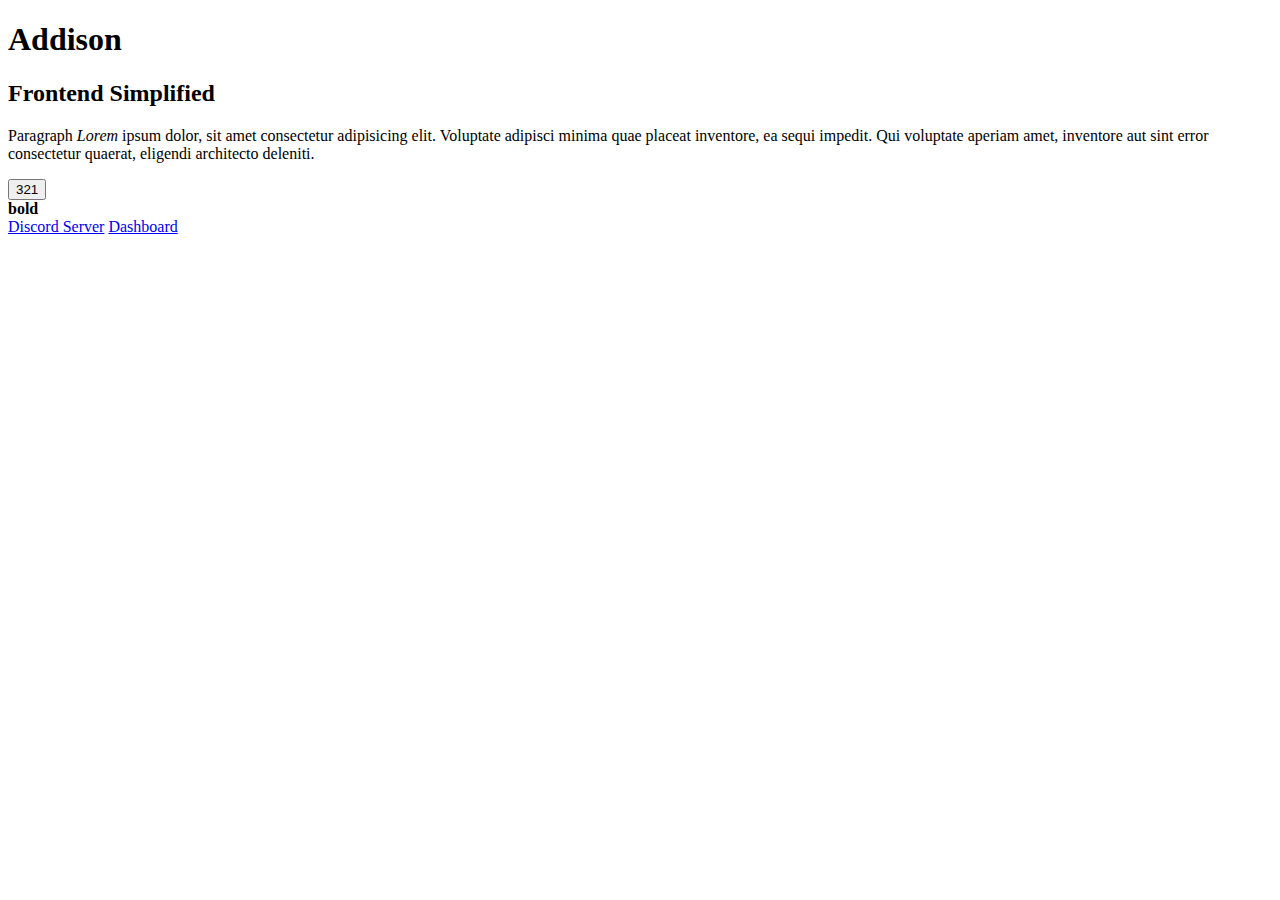
<file: HTML Crash Course/index.html>
<!DOCTYPE html>
<html lang="en">

<head>
    <meta charset="UTF-8">
    <meta http-equiv="X-UA-Compatible" content="IE=edge">
    <meta name="viewport" content="width=device-width, initial-scale=1.0">
    <title>Document</title>
</head>

<body>
    <h1>Addison</h1>
    <h2>Frontend Simplified</h2>
    <p>Paragraph <i>Lorem</i> ipsum dolor, sit amet consectetur adipisicing elit. Voluptate adipisci minima quae placeat
        inventore, ea sequi impedit. Qui voluptate aperiam amet, inventore aut sint error consectetur quaerat, eligendi
        architecto deleniti.</p>
    <button>321</button>
    <div>
        <b>bold</b>
    </div>
    <a href="https://discord.gg/frontend" target="_blank">Discord Server</a>

    <a href="/HTML Crash Course/dashboard.html" target="_blank">Dashboard</a>
</body>

</html>
</file>
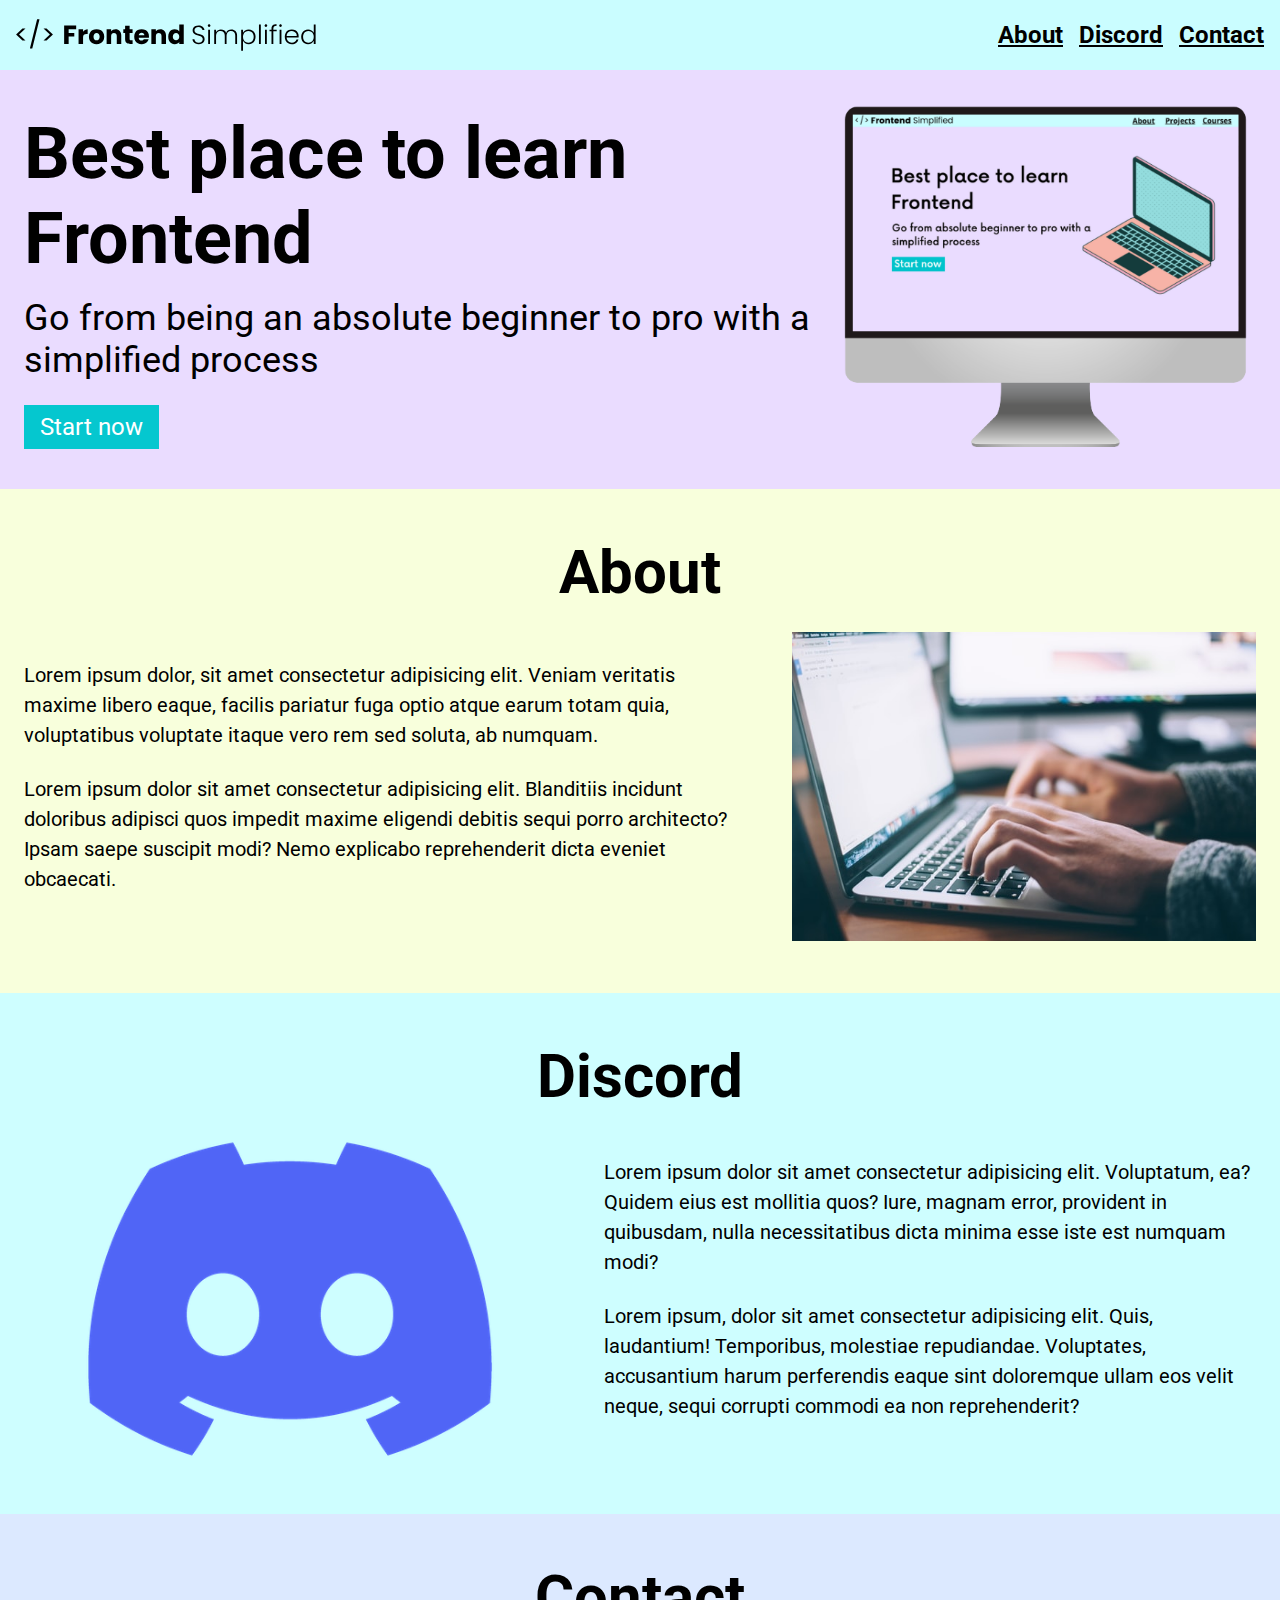
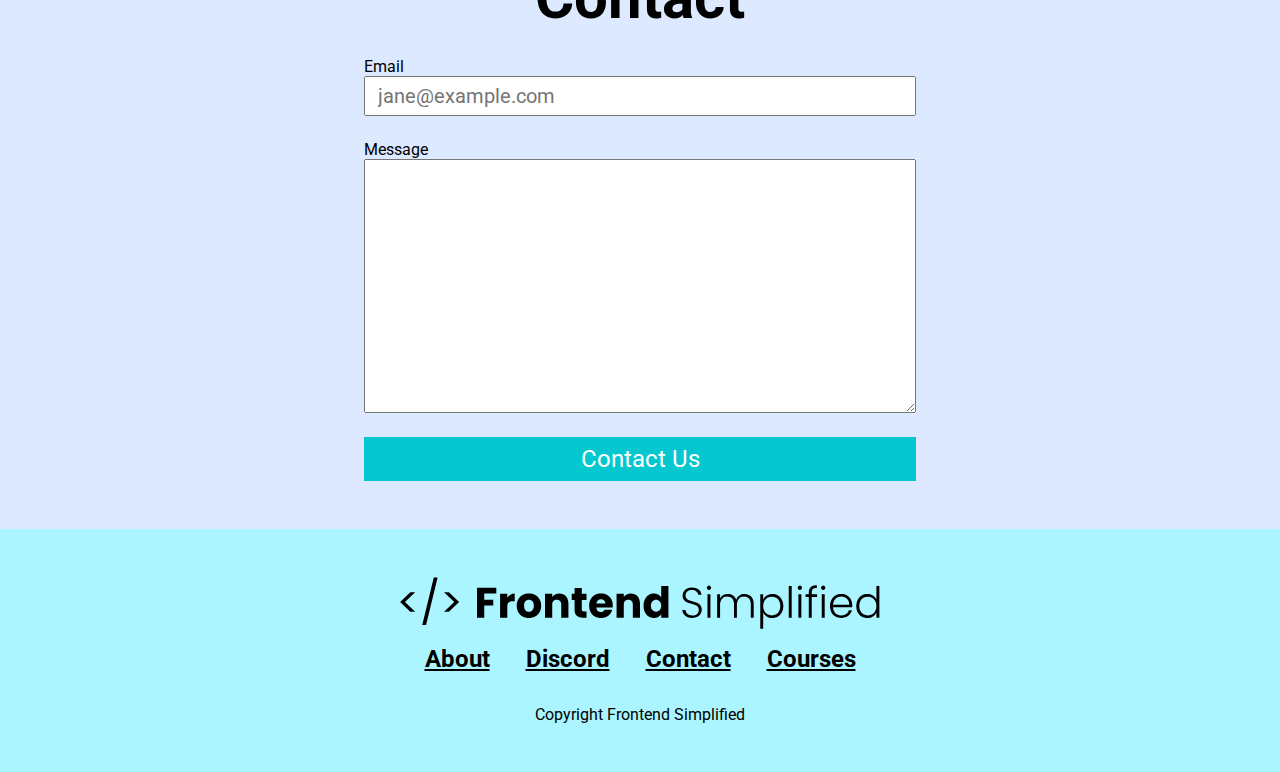
<file: HTML Tutorial/index.html>
<!DOCTYPE html>
<html lang="en">

<head>
    <meta charset="UTF-8">
    <meta http-equiv="X-UA-Compatible" content="IE=edge">
    <meta name="viewport" content="width=device-width, initial-scale=1.0">
    <title>Document</title>
    <link rel="stylesheet" href="style.css">
</head>

<body>
    <section>
        <nav>
            <img src="./HTML Practise Assets/FES.svg" class="logo" alt="">
            <ul>
                <li><a href="#about">About</a></li>
                <li><a href="#discord">Discord</a></li>
                <li><a href="#contact">Contact</a></li>
            </ul>
        </nav>
        <header>
            <div class="row">
                <div class="home__description">
                    <h1>Best place to learn Frontend</h1>
                    <p class="subheader">Go from being an absolute beginner to pro with a simplified process</p>
                    <button class="home__description--button">Start now</button>
                </div>
                <figure>
                    <img src="./HTML Practise Assets/laptop.png" alt="home page image">
                </figure>
            </div>
        </header>
    </section>

    <main>
        <section id="about">
            <h2>About</h2>
            <div class="row">
                <div class="section__description">
                    <div class="section__description--wrapper">
                        <p class="section__description--para">Lorem ipsum dolor, sit amet consectetur adipisicing elit.
                            Veniam veritatis maxime libero eaque,
                            facilis pariatur fuga optio atque earum totam quia, voluptatibus voluptate itaque vero rem
                            sed
                            soluta, ab numquam.
                        </p>
                        <p class="section__description--para">Lorem ipsum dolor sit amet consectetur adipisicing elit.
                            Blanditiis incidunt doloribus adipisci
                            quos
                            impedit maxime eligendi debitis sequi porro architecto? Ipsam saepe suscipit modi? Nemo
                            explicabo
                            reprehenderit dicta eveniet obcaecati.
                        </p>
                    </div>
                    <figure class="about__img--wrapper">
                        <img src="./HTML Practise Assets/about.jpg" alt="">
                    </figure>
                </div>
            </div>
        </section>

        <section id="discord">
            <h2>Discord</h2>
            <div class="row">
            <div class="section__description">
                <figure>
                    <img src="./HTML Practise Assets/discord.png" alt="discord icon">
                </figure>
                <div class="section__description--wrapper">
                    <p class="section__description--para">
                        Lorem ipsum dolor sit amet consectetur adipisicing elit. Voluptatum, ea? Quidem eius est
                        mollitia
                        quos? Iure, magnam error, provident in quibusdam, nulla necessitatibus dicta minima esse iste
                        est
                        numquam modi?
                    </p>
                    <p class="section__description--para">
                        Lorem ipsum, dolor sit amet consectetur adipisicing elit. Quis, laudantium! Temporibus,
                        molestiae
                        repudiandae. Voluptates, accusantium harum perferendis eaque sint doloremque ullam eos velit
                        neque,
                        sequi corrupti commodi ea non reprehenderit?
                    </p>
                </div>
            </div>
        </div>
        </section>

        <section id="contact">
            <h2>Contact</h2>
            <form action="">
                <span>Email</span>
                <input type="email" placeholder="jane@example.com">
                <span>Message</span>
                <textarea name="" id="" cols="30" rows="10"></textarea>
                <button>Contact Us</button>
            </form>
        </section>
    </main>

    <footer>
        <img class="footer__logo" src="./HTML Practise Assets/FES.svg" alt="">
        <div class="footer__links">
            <a class="footer__link" href="#about">About</a>
            <a class="footer__link" href="#discord">Discord</a>
            <a class="footer__link" href="#contact">Contact</a>
            <a class="footer__link" href="#courses">Courses</a>
        </div>
        <p>Copyright Frontend Simplified</p>
    </footer>

</body>

</html>
</file>
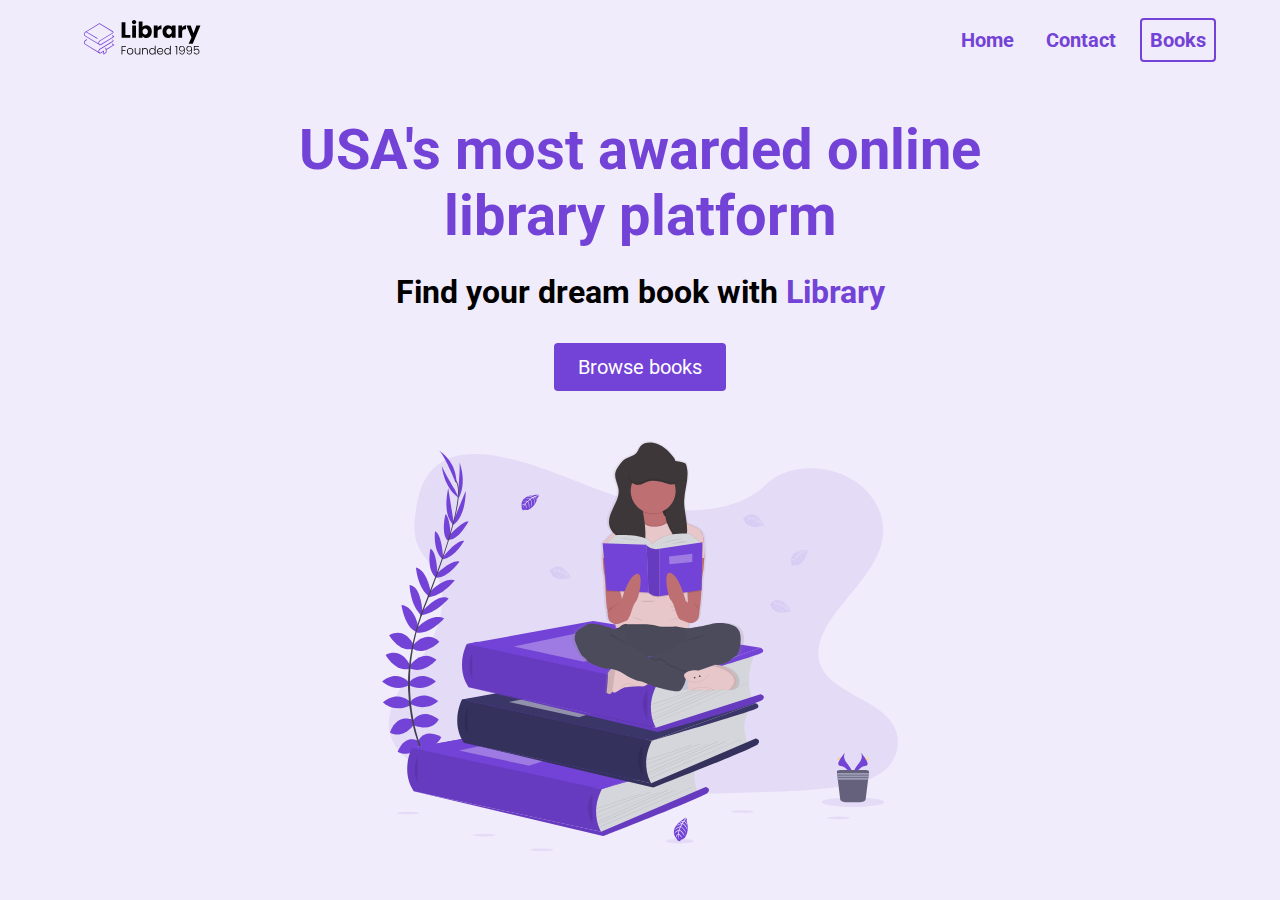
<file: E-Portfolio/e-commerce/index.html>
<!DOCTYPE html>
<html lang="en">

<head>
    <meta charset="UTF-8">
    <meta http-equiv="X-UA-Compatible" content="IE=edge">
    <meta name="viewport" content="width=device-width, initial-scale=1.0">
    <title>Library</title>
    <link rel="stylesheet" href="styles.css">
</head>

<body>
    <section id="landing">
        <nav>
            <div class="nav__container">
                <img class="logo" src="./assets/Library.svg" alt="">
                <ul class="nav__links">
                    <li><a href="#" class="nav__link">Home</a></li>
                    <li><a href="#" class="nav__link">Contact</a></li>
                    <li><a href="#" class="nav__link nav__link--primary">Books</a></li>
                </ul>
            </div>
        </nav>
        <header>
            <div class="header__container">
                <div class="header__description">
                    <h1>USA's most awarded online library platform</h1>
                    <h2>Find your dream book with <span class="purple">Library</span></h2>
                    <button class="btn">Browse books</button>
                </div>
                <figure class="header__img--wrapper">
                    <img src="./assets/Undraw_Books.svg" alt="">
                </figure>
            </div>
        </header>
    </section>
</body>

</html>
</file>
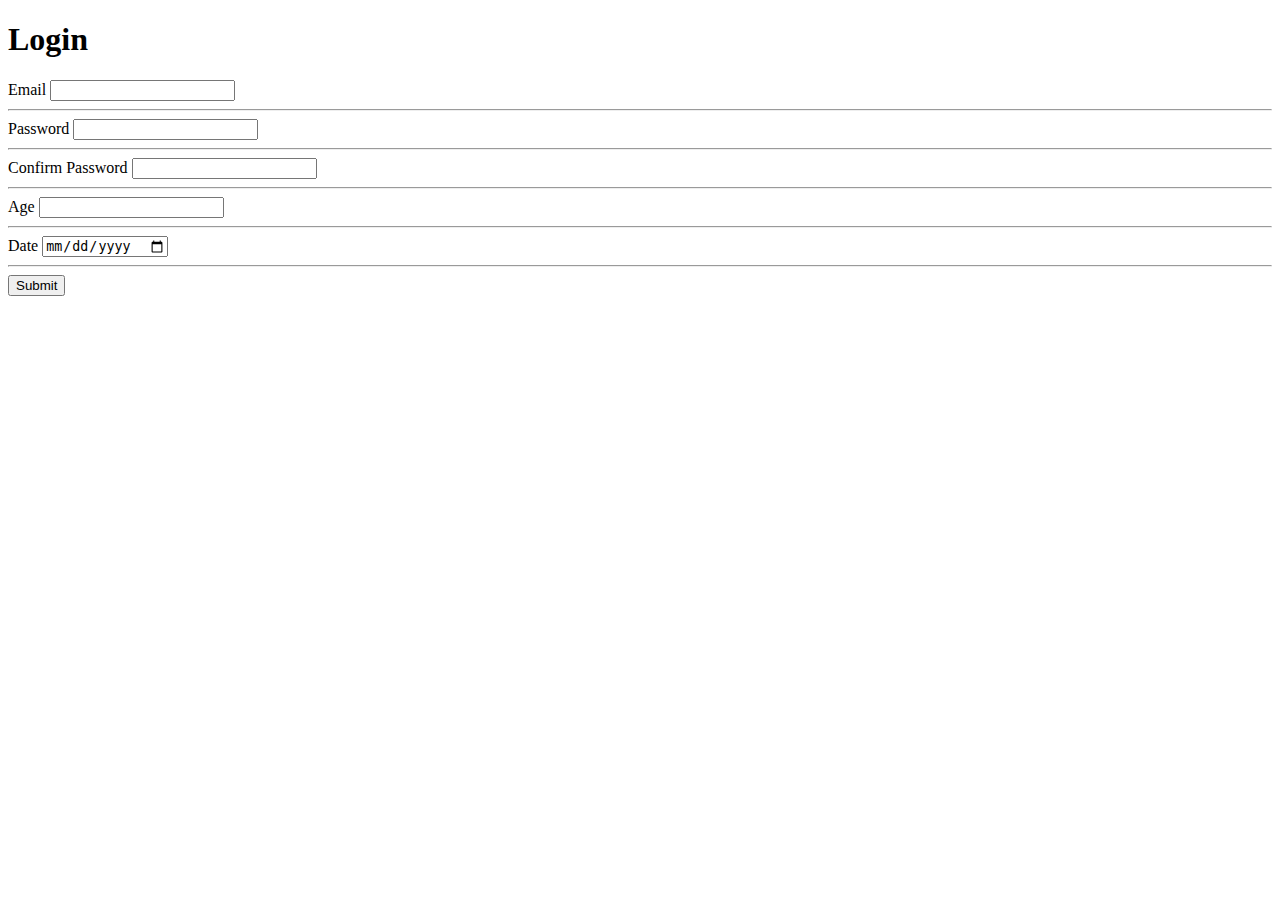
<file: HTML Crash Course/login.html>
<!DOCTYPE html>
<html lang="en">

<head>
    <meta charset="UTF-8">
    <meta http-equiv="X-UA-Compatible" content="IE=edge">
    <meta name="viewport" content="width=device-width, initial-scale=1.0">
    <title>Document</title>
</head>

<body>
    <h1>Login</h1>
    <form>
        <div>
            <label>Email</label>
            <input type="email" required />
        </div>
        <hr>
        <div>
            <label>Password</label>
            <input type="password" />
        </div>
        <hr>
        <div>
            <label>Confirm <span>Password</span></label>
            <input type="password" />
        </div>
        <hr>
        <div>
            <label>Age</label>
            <input type="number" />
        </div>
        <hr>
        <div>
            <label>Date</label>
            <input type="date" />
        </div>
        <hr>
        <button>Submit</button>
    </form>
</body>

</html>
</file>
<file: HTML Tutorial/style.css>
@import url('https://fonts.googleapis.com/css2?family=Roboto:wght@300;400;500;700&display=swap');

* {
    padding: 0;
    margin: 0;
    box-sizing: border-box;
    font-family: 'Roboto', sans-serif;
}

nav {
    height: 70px;
    display: flex;
    justify-content: space-between;
    align-items: center;
    padding: 0 16px;
    background-color: #cafdff;
}

header {
    background-color: #eadcff;
    height: calc(100vh-70px);
    padding: 24px;
    display: flex;
    align-items: center;
    justify-content: center;
}

h1 {
    font-size: 72px;
}

.subheader {
    font-size: 36px;
    margin: 16px 0 24px 0;
}

button {
    background-color: #05c7cf;
    color: white;
    border: none;
    padding: 8px 16px;
    font-size: 24px;
    cursor: pointer;
}

a {
    color: #000;
    font-size: 24px;
    font-weight: 700;
}

.logo {
    width: 300px;
}

ul {
    display: flex;
}

li {
    list-style-type: none;
    padding-left: 16px;
}

.row {
    width: 100%;
    max-width: 1300px;
    display: flex;
    align-items: center;
    justify-content: center;
    margin: 0 auto;

}

#about,
#discord,
#contact,
footer {
    padding: 48px 0;
}

/* ABOUT */

#about {
    background-color: #f8ffdc;
}

h2 {
    font-size: 60px;
    text-align: center;
    margin-bottom: 24px;
}

.section__description {
    display: flex;
    justify-content: center;
    align-items: center;
}

.about__img--wrapper {
    width: 40%;
}

img {
    width: 100%;
}

.section__description--wrapper {
    width: 60%;
}

.about__img--wrapper,
.section__description--wrapper {
    padding: 0 24px;
}

.section__description--para {
    font-size: 20px;
    line-height: 1.5;
    margin-bottom: 24px;
}

/* DISCORD */

#discord {
    background-color: #cefeff;
}

/* CONTACT */

#contact {
    background-color: #dce9ff;
}

form {
    width: 100%;
    max-width: 600px;
    display: flex;
    flex-direction: column;
    margin: 0 auto;
    padding: 0 24px;
}

input,
textarea {
    margin-bottom: 24px;
    font-size: 20px;
    padding: 6px 12px;
}

/* FOOTER */

footer {
    background-color: #aaf5ff;
    display: flex;
    flex-direction: column;
    align-items: center;
}

.footer__logo {
    max-width: 480px;
    margin-bottom: 16px;
}

.footer__links {
    margin-bottom: 32px;
}

.footer__link {
    padding: 0 16px;
}

/* SMALL PHONES, TABLETS, LARGE SMARTPHONES */
@media (max-width: 728px) {
    .row {
        flex-direction: column;
    }

    .home__description {
        margin-bottom: 24px;
        display: flex;
        flex-direction: column;
        align-items: center;
    }

    .home__description--button {
        max-width: 240px;
    }

    h1 {
        text-align: center;
        font-size: 60px;
    }

    .subheader {
        text-align: center;
        font-size: 28px;
    }

    ul {
        display: none;
    }

    .section__description {
        flex-direction: column;
    }

    .section__description--wrapper {
        width: 100%;
    }

    .about__img--wrapper {
        width: 100%;
    }

    #discord .section__description {
        flex-direction: column-reverse;
    }

    footer {
        padding: 48px 24px;
    }

    .footer__logo {
        max-width: 360px;
    }

    .footer__link {
        padding: 0 4px;
        font-size: 18px;
    }

    .footer__links {
        margin-bottom: 24px;
    }
}
</file>
<file: E-Portfolio/e-commerce/styles.css>
@import url('https://fonts.googleapis.com/css2?family=Roboto:wght@400;500;700&display=swap');

* {
    padding: 0;
    margin: 0;
    box-sizing: border-box;
    font-family: 'Roboto', sans-serif;
}

nav {
    height: 80px;
    display: flex;
}

img {
    width: 100%;
    height: 100%;
    max-height: 50vh;
    padding: 20px;
}

.nav__container {
    width: 100%;
    max-width: 1200px;
    padding: 0 24px;
    display: flex;
    justify-content: space-between;
    align-items: center;
    margin: 0 auto;
}

.purple {
    color: #7342d6;
}

.logo {
    width: 160px;
}

ul {
    display: flex;
}

li {
    list-style-type: none;
}

.nav__link {
    margin-left: 16px;
    text-decoration: none;
    font-size: 20px;
    color: #7342d6;
    font-weight: bold;
    padding: 8px;
}

.nav__link:hover {
    text-decoration: underline;
}

.nav__link--primary {
    border: 2px solid #7342d6;
    border-radius: 4px;
}

.nav__link--primary:hover {
    text-decoration: none;
}

#landing {
    background-color: rgba(115, 66, 214, 0.1);
}

header {
    height: calc(100vh - 80px);
}

.header__container {
    width: 100%;
    max-width: 720px;
    margin: 0 auto;
    height: 100%;
    padding-top: 32px;
    display: flex;
    flex-direction: column;
    justify-content: space-around;
}

.header__description {
    display: flex;
    flex-direction: column;
    align-items: center;
}

h1 {
    font-size: 56px;
    color: #7342d6;
    margin-bottom: 24px;
    text-align: center;
}

h2 {
    font-size: 32px;
    margin-bottom: 32px;
    text-align: center;
}

button {
    cursor: pointer;
}

button:active {
    transform: translateY(1px);
}

.btn {
    background-color: #7342d6;
    color: white;
    padding: 12px 24px;
    font-size: 20px;
    border-radius: 4px;
    border: none;
}

.header__img--wrapper {
    padding: 20px;
}
</file>
